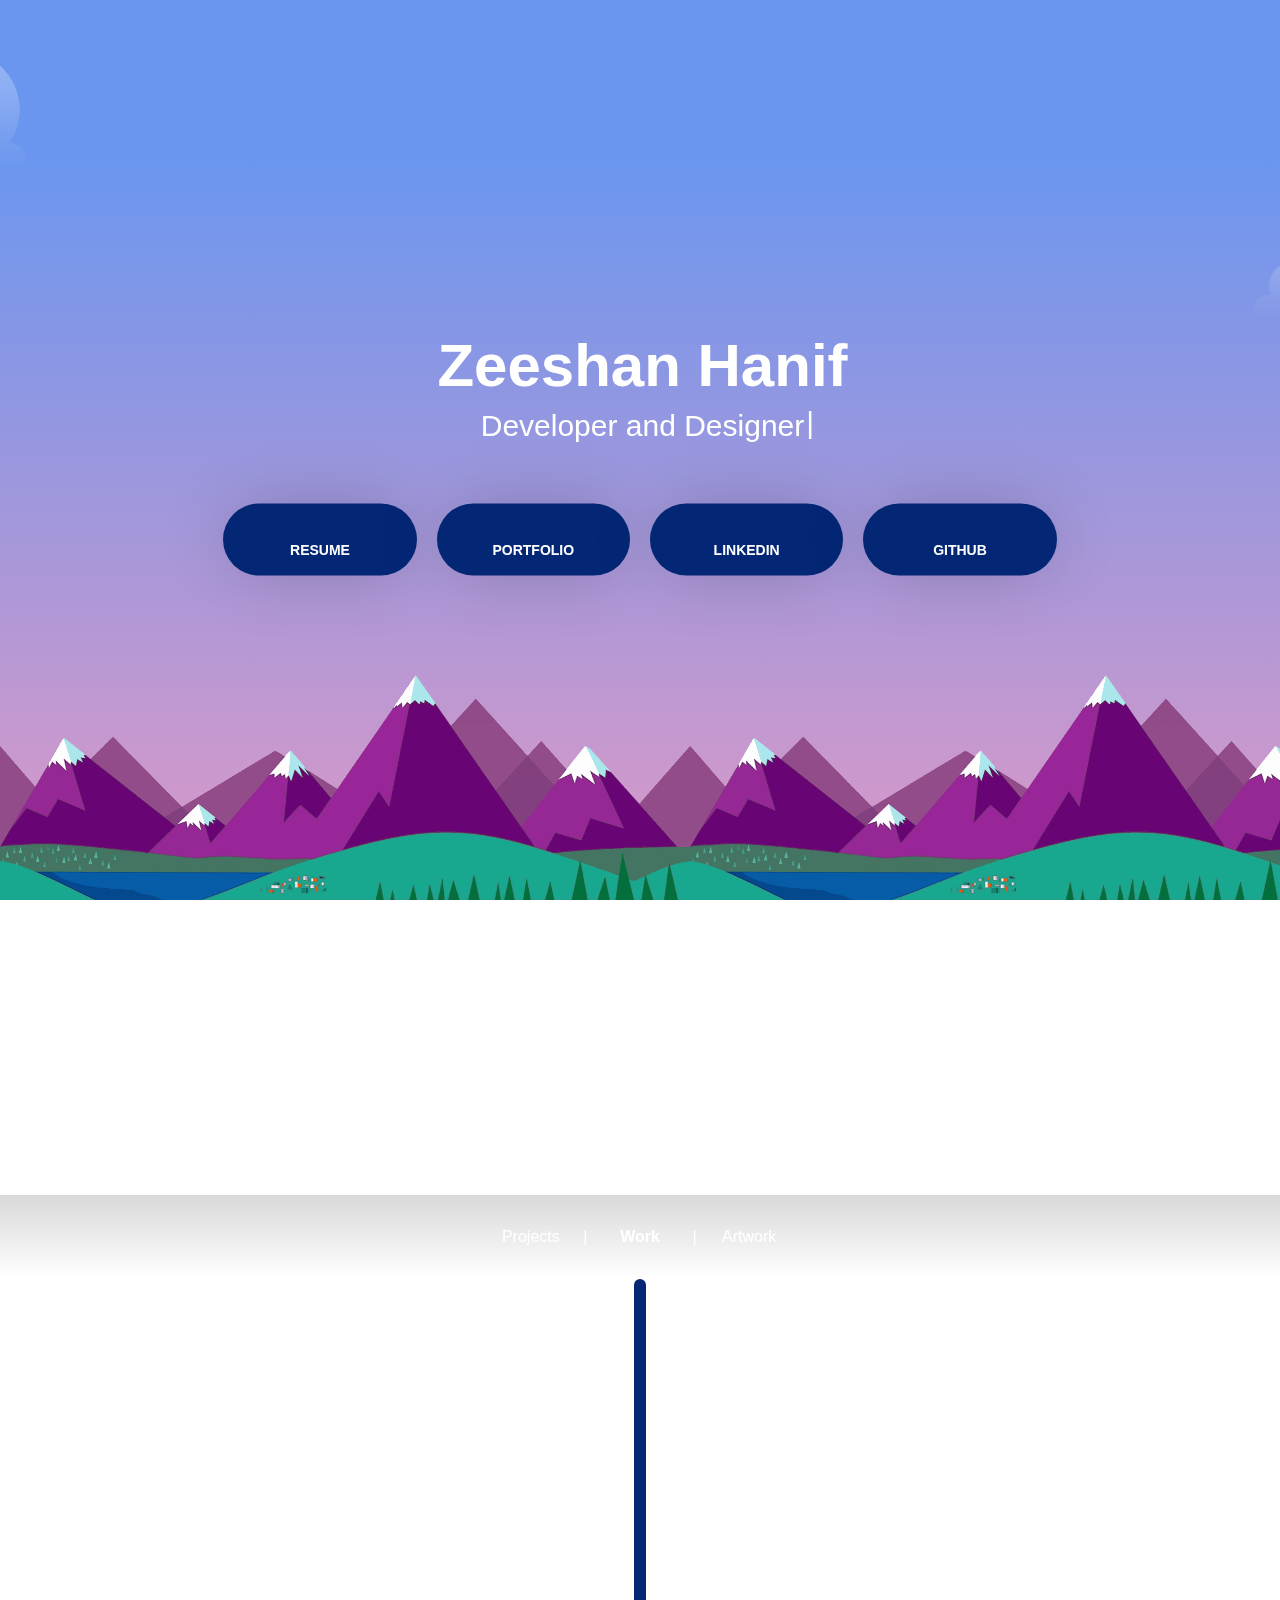
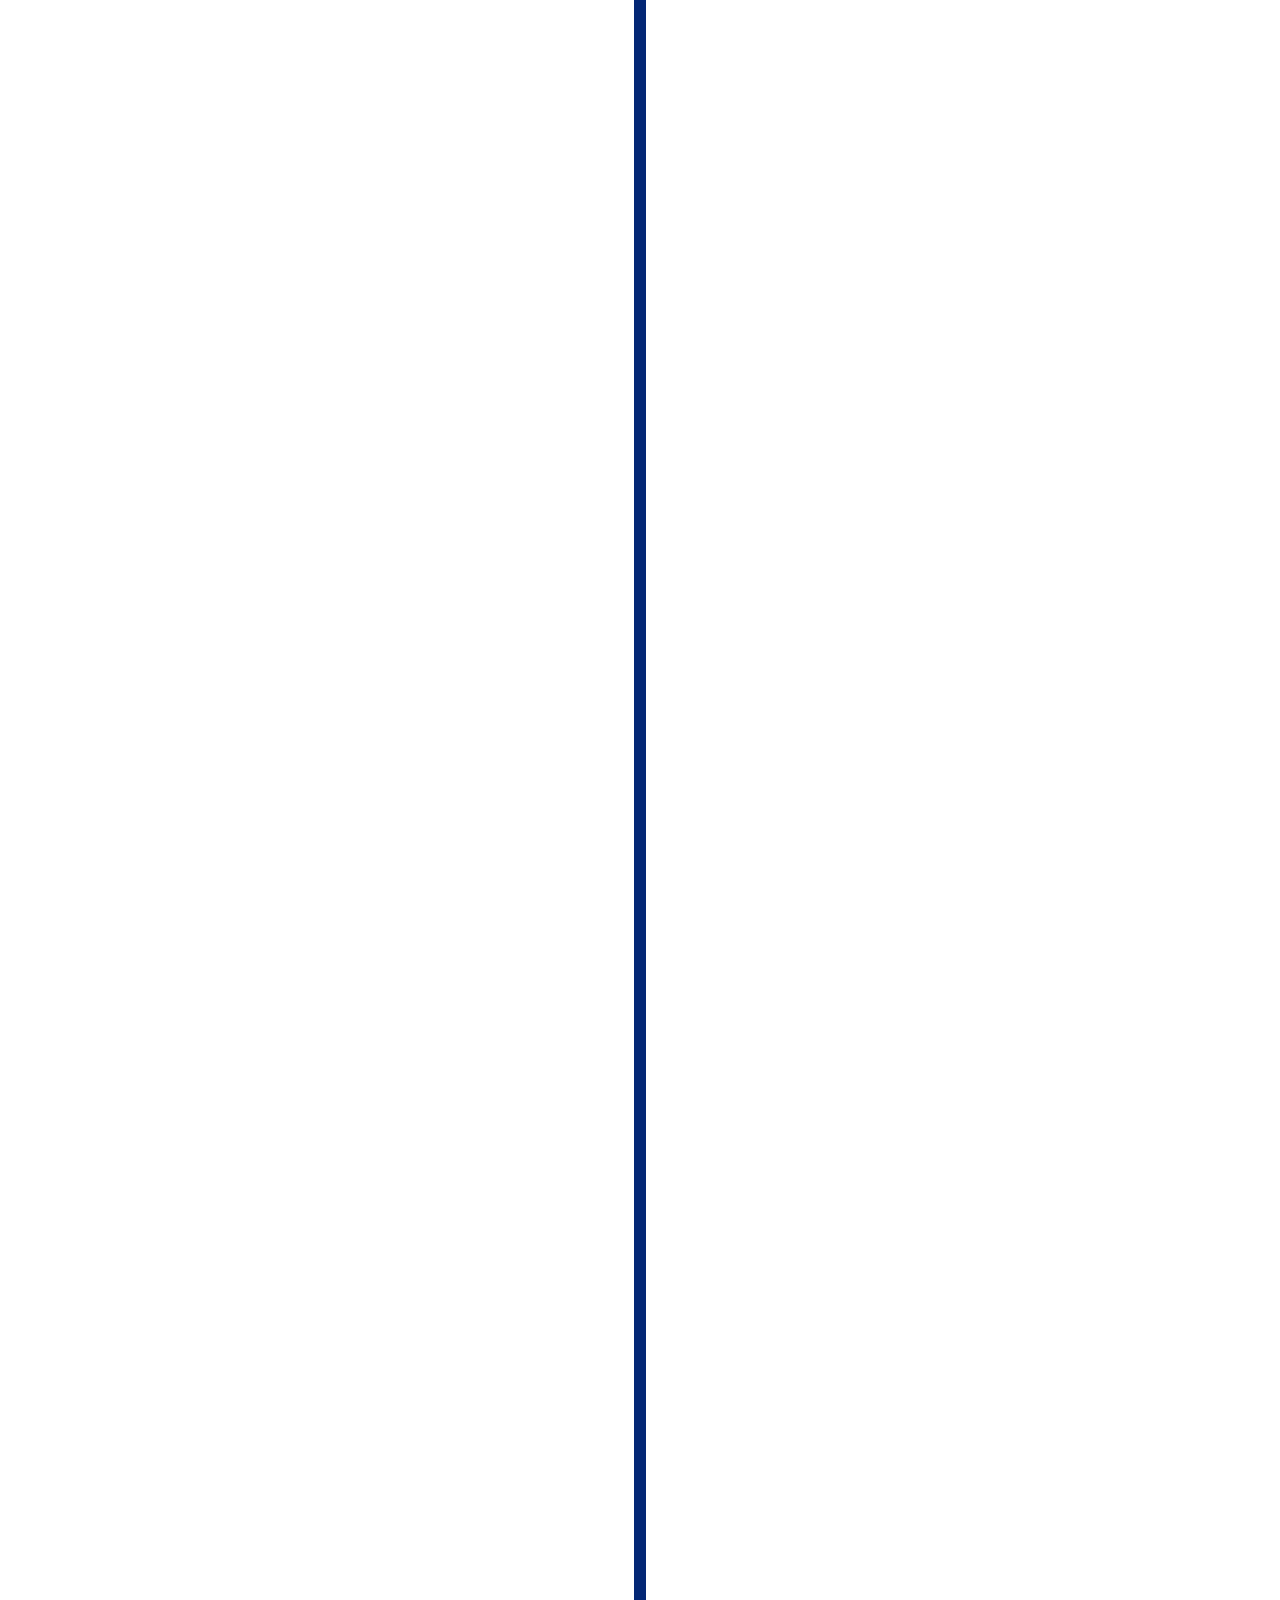
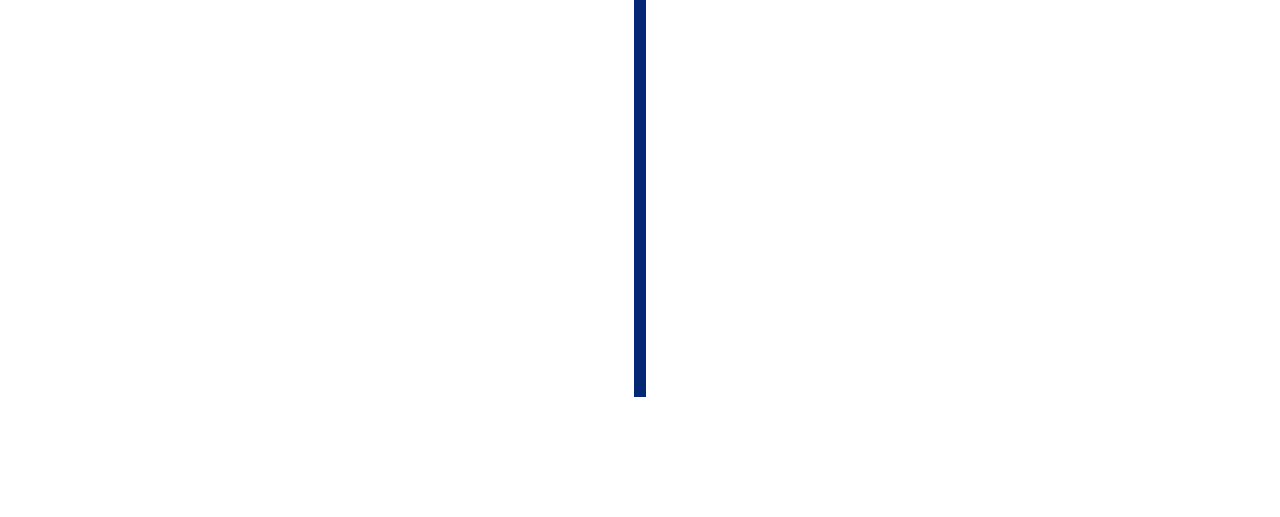
<file: index.html>
<title>Zeeshan Hanif</title>

<head>

  <meta name = "viewport" content = "width=device-width, initial-scale=1">

  <!-- FavIcon for all devices -->
  <link rel = "apple-touch-icon" sizes = "57x57" href = "favicons/apple-icon-57x57.png">
  <link rel = "apple-touch-icon" sizes = "60x60" href = "favicons/apple-icon-60x60.png">
  <link rel = "apple-touch-icon" sizes = "72x72" href = "favicons/apple-icon-72x72.png">
  <link rel = "apple-touch-icon" sizes = "76x76" href = "favicons/apple-icon-76x76.png">
  <link rel = "apple-touch-icon" sizes = "114x114" href = "favicons/apple-icon-114x114.png">
  <link rel = "apple-touch-icon" sizes = "120x120" href = "favicons/apple-icon-120x120.png">
  <link rel = "apple-touch-icon" sizes = "144x144" href = "favicons/apple-icon-144x144.png">
  <link rel = "apple-touch-icon" sizes = "152x152" href = "favicons/apple-icon-152x152.png">
  <link rel = "apple-touch-icon" sizes = "180x180" href = "favicons/apple-icon-180x180.png">
  <link rel = "icon" type = "image/png" sizes = "192x192"  href = "favicons/android-icon-192x192.png">
  <link rel = "icon" type = "image/png" sizes = "32x32" href = "favicons/favicon-32x32.png">
  <link rel = "icon" type = "image/png" sizes = "96x96" href = "favicons/favicon-96x96.png">
  <link rel = "icon" type = "image/png" sizes = "16x16" href = "favicons/favicon-16x16.png">
  <link rel = "manifest" href = "favicons/manifest.json">
  <meta name = "msapplication-TileColor" content = "#ffffff">
  <meta name = "msapplication-TileImage" content = "/ms-icon-144x144.png">
  <meta name = "theme-color" content = "#ffffff">

  <!-- BOOTSTRAP -->
  <link rel = "stylesheet" type = "text/css" href = "includes/bootstrap/css/bootstrap.min.css">

  <!-- CRITICAL CSS FOR MOBILE OPTIMIZATION -->

  <style>
    html, div.container {
      font-family: sans-serif;
    }

    body {
      margin: 0 0 0 0;
    }

    h1 {
      font-size: 60px;
      font-weight: 700;
      padding-left: 5px;
    }

    h2 {
      font-size: 30px;
      font-weight: 300 !important;
      padding-left: 5px;
    }

    .animated {
      -webkit-animation-duration: 1s;
      animation-duration: 1s;
      -webkit-animation-fill-mode: both;
      animation-fill-mode: both;
    }

    .blink {
      animation: blink 1.5s infinite;
    }

    .bounceInDown {
      -webkit-animation-name: bounceInDown;
      animation-name: bounceInDown;
    }

    .cd-timeline-img.cd-picture {
      background-color: #032775 !important;
    }

    #clouds {
      width: 100%;
      height: auto;
      margin-top: 0px;
      position: fixed;
      z-index: -1;
    }

    .cursor {
      display: inline-block;
      position: absolute;
      margin: -3.5px auto auto -3px !important;
    }

    .direction {
      text-align: left;
    }

    .fade {
      -webkit-animation-name: fade;
      animation-name: fade;
    }

    #intro {
      position: relative;
      height: 100vh;
      background: linear-gradient(0deg, #de99c6 0%, #6b96ef 82%);
      color: white;
      z-index: 2;
    }

    #intro-bottom {
      width: 100%;
      height: 25%;
      background-image: url(./images/intro-bottom.png);
      background-size: auto 100%;
      background-repeat: repeat-x;
      position: absolute;
      bottom: 0;
      z-index: -1;
    }

    .intro-link-container {
      padding: 12px 10px !important;
    }

    .intro-link {
      color: white;
      font-size: 14px;
      background: #032775;
      text-transform: uppercase;
      border-radius: 5em;
      width: 100%;
      font-weight: bold;
      padding: 15px 0;
      box-shadow: 0px 0px 70px -10px rgba(0,0,0,0.25);
      transition: .2s all;
    }

    .intro-title-typed {
      margin: auto 0 50px;
      display: inline-block;
    }

    .timeline-header {
      color: #032775;
      font-weight: normal;
      margin-bottom: 5px;
      font-size: 20px;
    }

    .zoomInUp {
      -webkit-animation-name: zoomInUp;
      animation-name: zoomInUp;
    }

    #bouncesDown {
      position: absolute;
      top: 50%;
      transform: translateY(-50%);
      width: 100%;
    }

    @media only screen and (max-width: 50em) {
      #clouds, .cursor {
        display: none;
      }
      .intro-title-typed {
        margin-bottom: 20px;
      }
    }

    @-webkit-keyframes blink {
      0% {
        opacity: 0.0;
      }
      49% {
        opacity: 0.0;
      }
      50% {
        opacity: 1.0;
      }
      100% {
        opacity: 1.0;
      }
    }

    @-webkit-keyframes bounceInDown {
      from, 60%, 75%, 90%, to {
        -webkit-animation-timing-function: cubic-bezier(0.215, 0.610, 0.355, 1.000);
        animation-timing-function: cubic-bezier(0.215, 0.610, 0.355, 1.000);
      }

      0% {
        opacity: 0;
        -webkit-transform: translate3d(0, -3000px, 0);
        transform: translate3d(0, -3000px, 0);
      }

      60% {
        opacity: 1;
        -webkit-transform: translate3d(0, 25px, 0);
        transform: translate3d(0, 25px, 0);
      }

      75% {
        -webkit-transform: translate3d(0, -10px, 0);
        transform: translate3d(0, -10px, 0);
      }

      90% {
        -webkit-transform: translate3d(0, 5px, 0);
        transform: translate3d(0, 5px, 0);
      }

      to {
        -webkit-transform: none;
        transform: none;
      }
    }

    @keyframes bounceInDown {
      from, 60%, 75%, 90%, to {
        -webkit-animation-timing-function: cubic-bezier(0.215, 0.610, 0.355, 1.000);
        animation-timing-function: cubic-bezier(0.215, 0.610, 0.355, 1.000);
      }

      0% {
        opacity: 0;
        -webkit-transform: translate3d(0, -3000px, 0);
        transform: translate3d(0, -3000px, 0);
      }

      60% {
        opacity: 1;
        -webkit-transform: translate3d(0, 25px, 0);
        transform: translate3d(0, 25px, 0);
      }

      75% {
        -webkit-transform: translate3d(0, -10px, 0);
        transform: translate3d(0, -10px, 0);
      }

      90% {
        -webkit-transform: translate3d(0, 5px, 0);
        transform: translate3d(0, 5px, 0);
      }

      to {
        -webkit-transform: none;
        transform: none;
      }
    }

    @-webkit-keyframes fade {
      from {
        opacity: 0;
      }

      to {
        opacity: 1;
      }
    }

    @keyframes fade {
      from {
        opacity: 0;
      }

      to {
        opacity: 1;
      }
    }

    @-webkit-keyframes zoomInUp {
      from {
        opacity: 0;
        -webkit-transform: scale3d(.1, .1, .1) translate3d(0, 1000px, 0);
        transform: scale3d(.1, .1, .1) translate3d(0, 1000px, 0);
        -webkit-animation-timing-function: cubic-bezier(0.550, 0.055, 0.675, 0.190);
        animation-timing-function: cubic-bezier(0.550, 0.055, 0.675, 0.190);
      }

      60% {
        opacity: 1;
        -webkit-transform: scale3d(.475, .475, .475) translate3d(0, -60px, 0);
        transform: scale3d(.475, .475, .475) translate3d(0, -60px, 0);
        -webkit-animation-timing-function: cubic-bezier(0.175, 0.885, 0.320, 1);
        animation-timing-function: cubic-bezier(0.175, 0.885, 0.320, 1);
      }
    }

    @keyframes zoomInUp {
      from {
        opacity: 0;
        -webkit-transform: scale3d(.1, .1, .1) translate3d(0, 1000px, 0);
        transform: scale3d(.1, .1, .1) translate3d(0, 1000px, 0);
        -webkit-animation-timing-function: cubic-bezier(0.550, 0.055, 0.675, 0.190);
        animation-timing-function: cubic-bezier(0.550, 0.055, 0.675, 0.190);
      }

      60% {
        opacity: 1;
        -webkit-transform: scale3d(.475, .475, .475) translate3d(0, -60px, 0);
        transform: scale3d(.475, .475, .475) translate3d(0, -60px, 0);
        -webkit-animation-timing-function: cubic-bezier(0.175, 0.885, 0.320, 1);
        animation-timing-function: cubic-bezier(0.175, 0.885, 0.320, 1);
      }
    }
  </style>

</head>


<!-- HERE COME'TH THE BEAST -->
<body>
  <div class = "container" style = "padding: 0; width: 100%;">

  <!-- INTRODUCTION -->

  <div id = "intro" class = "text-center">

    <div id = "clouds"></div>

    <div id = "bouncesDown">
      <div class = "animated bounceInDown">

        <div id = "intro-name" class = "col-xs-12">
          <h1>Zeeshan Hanif</h1>
        </div>

        <div class = "col-xs-12" style = "z-index: 2;">
          <h2 class = "intro-title-typed">Developer and Designer</h2>
          <h2 class = "intro-title-typed blink cursor">|</h2>
        </div>

        <a href = "./resume.pdf">
          <div class = "col-xs-5 col-xs-offset-1 col-md-2 col-md-offset-2 text-center intro-link-container">
            <div class = "intro-link">
              <i class = "fas fa-file-alt"></i><br>Resume
            </div>
          </div>
        </a>

        <a href = "#timeline">
          <div class = "col-xs-5 col-xs-offset-0 col-md-2 col-md-offset-0 text-center intro-link-container">
            <div class = "intro-link">
              <i class = "fas fa-sitemap"></i><br>Portfolio
            </div>
          </div>
        </a>

        <a href = "https://www.linkedin.com/in/westaboo">
          <div class = "col-xs-5 col-xs-offset-1 col-md-2 col-md-offset-0 text-center intro-link-container">
            <div class = "intro-link">
              <i class="fab fa-linkedin-in"></i><br>LinkedIn
            </div>
          </div>
        </a>

        <a href = "https://github.com/westaboo">
          <div class = "col-xs-5 col-xs-offset-0 col-md-2 col-md-offset-0 text-center intro-link-container">
            <div class = "intro-link">
              <i class = "fab fa-github"></i><br>GitHub
            </div>
          </div>
        </a>

      </div>

    </div>

    <div id = "intro-bottom"></div>
  </div>

  <!-- STATEMENT -->

  <div class = "statement-container animated fade col-xs-10 col-xs-offset-1 col-md-6 col-md-offset-3">
    <div class = "statement p-text">
      I am an experienced software developer and hobbyist graphic designer with
      three years of professional experience and over six years of personal experience.
    </div>
  </div>

  <div class = "statement-link-container row animated fade">
    <div class = "p-text statement-footer-text col-xs-12" style = "margin-bottom: 20px;">
      I build, test, deploy, and maintain
    </div><br>
    <div class = "statement-link statement-blue col-xs-8 col-xs-offset-2 col-md-2 col-md-offset-3" onclick = "showTimeline('projects'); window.location = '#timeline';">Responsive Apps</div>
    <div class = "p-text statement-footer-text col-xs-12 col-md-2" style = "padding: 17px 0;">&mdash;&nbsp;&nbsp;&nbsp;using&nbsp;&nbsp;&nbsp;&mdash;</div>
    <div class = "statement-link statement-purple col-xs-8 col-xs-offset-2 col-md-2 col-md-offset-0" onclick = "showTimeline('artwork'); window.location = '#timeline';">Minimal Design</div>
  </div>

  <!-- TIMELINE -->

  <div id = "timeline">
    <ul id = "timeline-links" class = "timeline-navbar text-center"></ul>
    <div id = "cd-timeline"></div>
  </div>

  <!-- FOOTER -->

  <section id = "end">

    <div id = "contact-info" class = "text-center animated fade">
      <div class = "p-text">
        Like what I do?<br>
        <a href = "https://www.linkedin.com/in/westaboo/">
          <i class = "fab fa-linkedin-in"></i>
          Let's connect!
        </a>
      </div>
    </div>

  </section>

  </div>
</body>

<!-- Ah, now that's aesthetic -->
<link rel="stylesheet" type = "text/css" href="./includes/vertical-timeline/css/style.css">
<link rel="stylesheet" type = "text/css" href="./main.css">
<link rel="stylesheet" href = "https://use.fontawesome.com/releases/v5.2.0/css/all.css" integrity="sha384-hWVjflwFxL6sNzntih27bfxkr27PmbbK/iSvJ+a4+0owXq79v+lsFkW54bOGbiDQ" crossorigin="anonymous">

<script src = "./scripts/timeline_work.json" charset = "UTF-8"></script>
<script src = "./scripts/timeline_projects.json" charset = "UTF-8"></script>
<script src = "./scripts/timeline_art.json" charset = "UTF-8"></script>
<script src = "./scripts/timeline.js" charset = "UTF-8"></script>

<script src = "./scripts/clouds.js"></script>
</file>
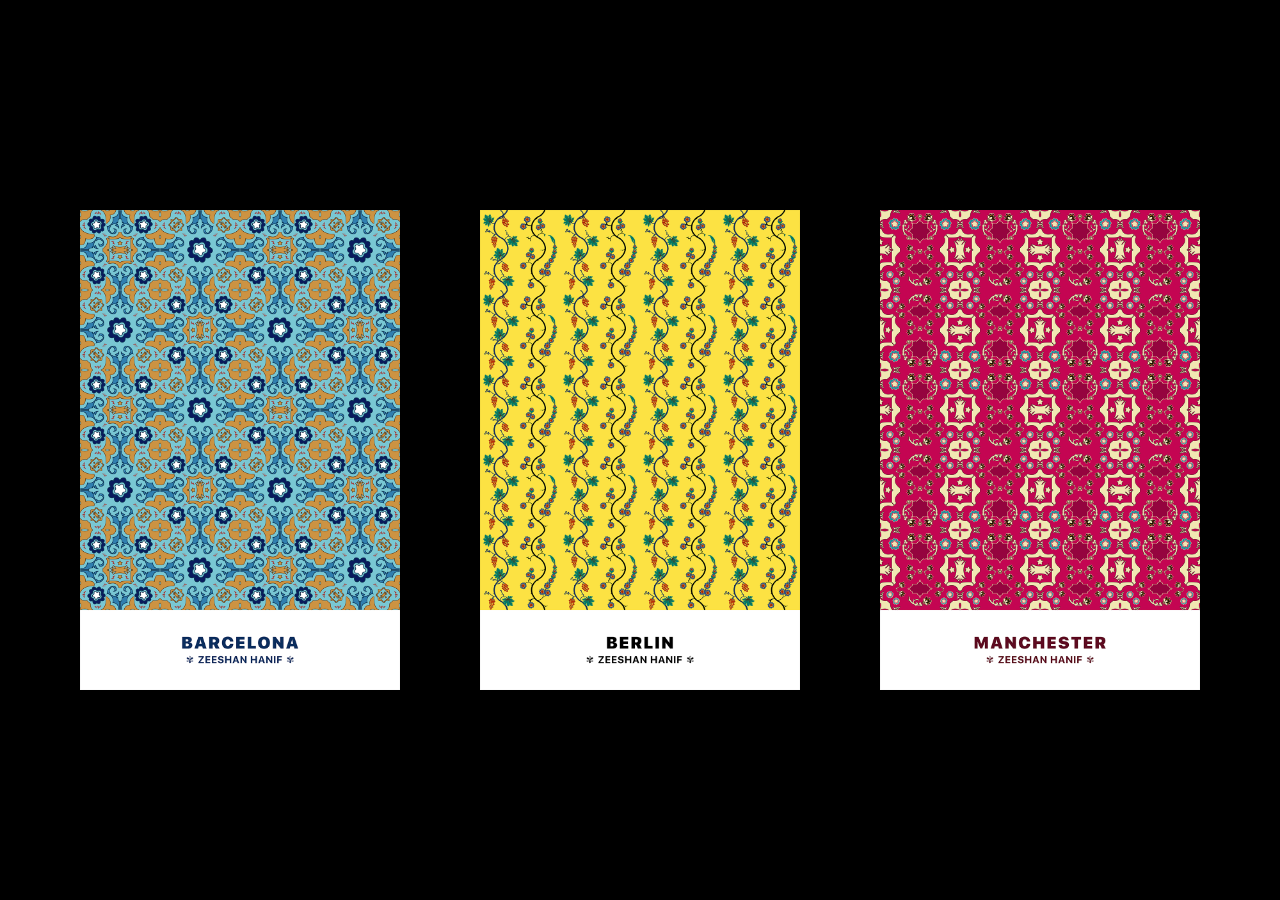
<file: gallery/europe/index.html>
<html>

<head>
  <title>Europe Collection</title>
</head>

<style>

body {
  background: black;
  text-align: center;
  margin: 0;
}

p {
  color: white;
  font-family: sans-serif;
}

img {
  max-width: 100%;
  max-height: 100%;
  position: absolute;
  top: 50%;
  left: 50%;
  transform: translate(-50%, -50%);
}

</style>

<body style = "background: black;">
  <img src = "europe.png" draggable="false" />
</body>

</html>
</file>
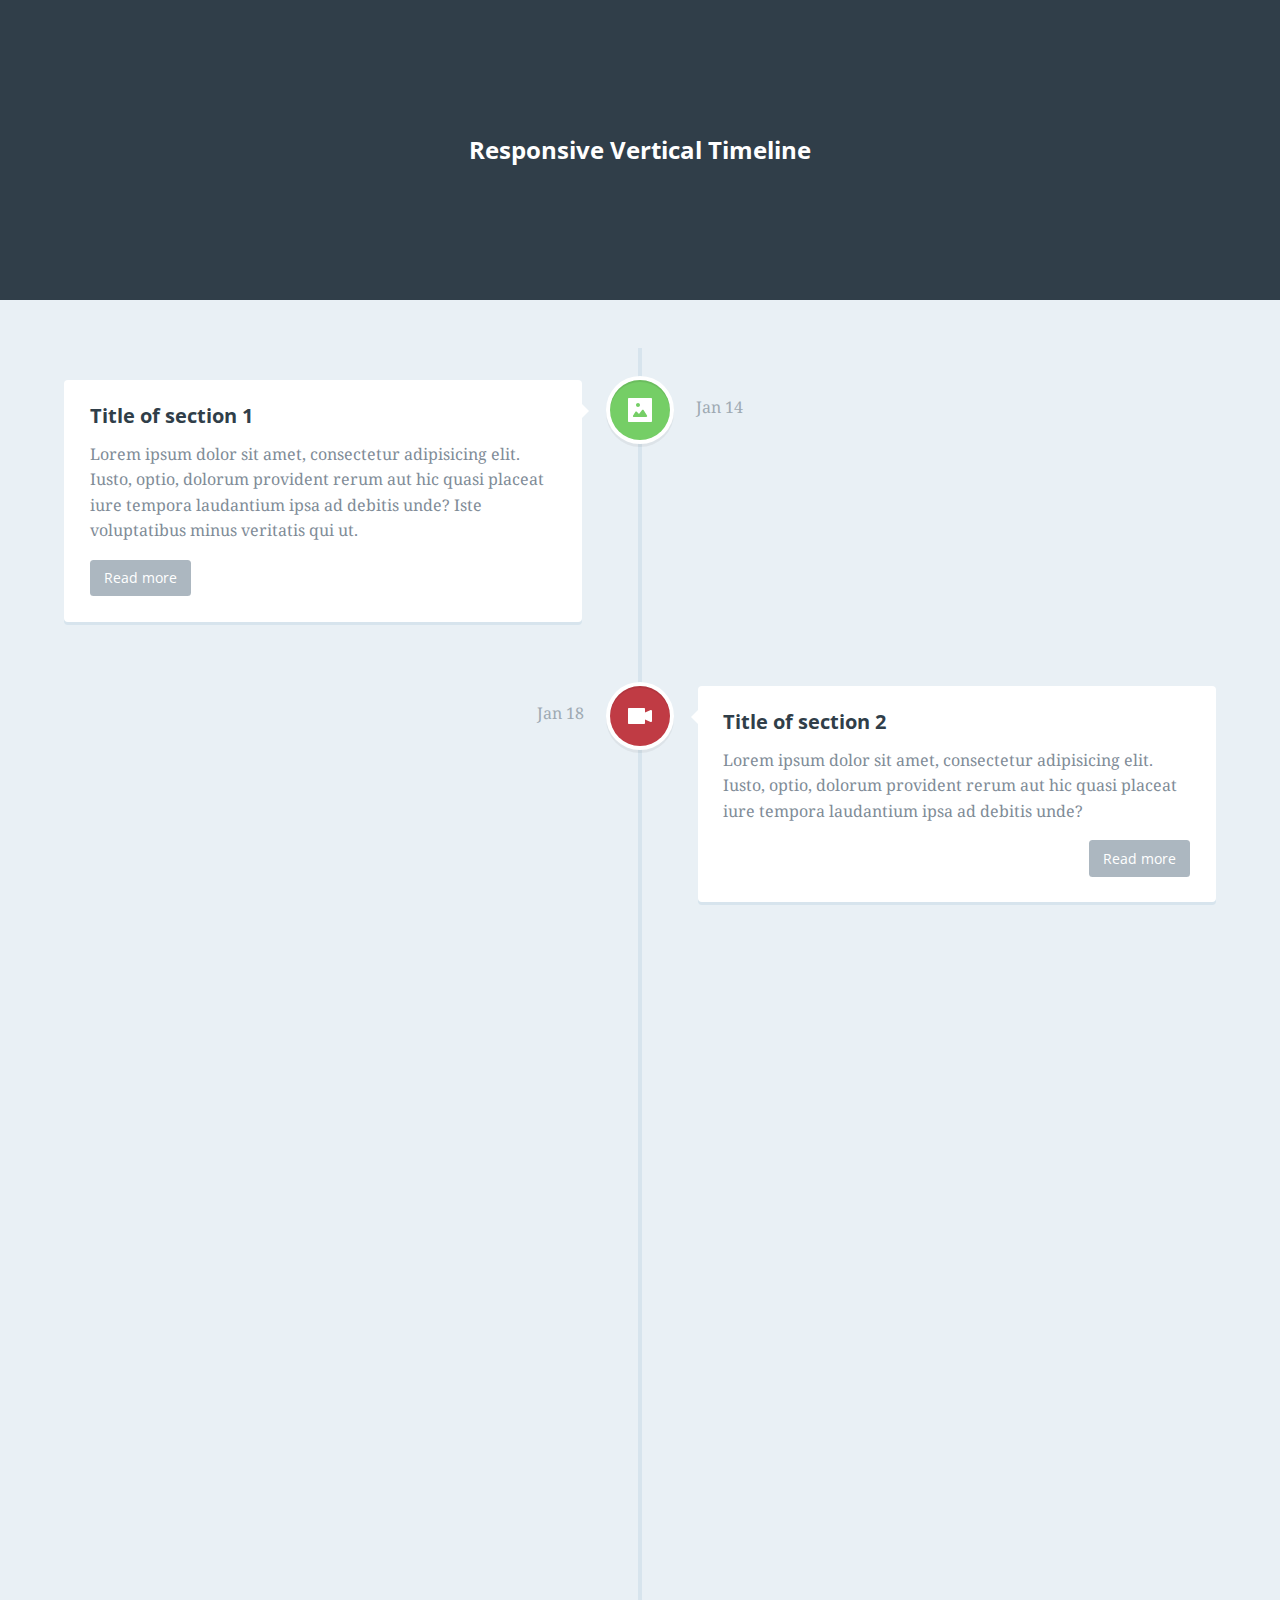
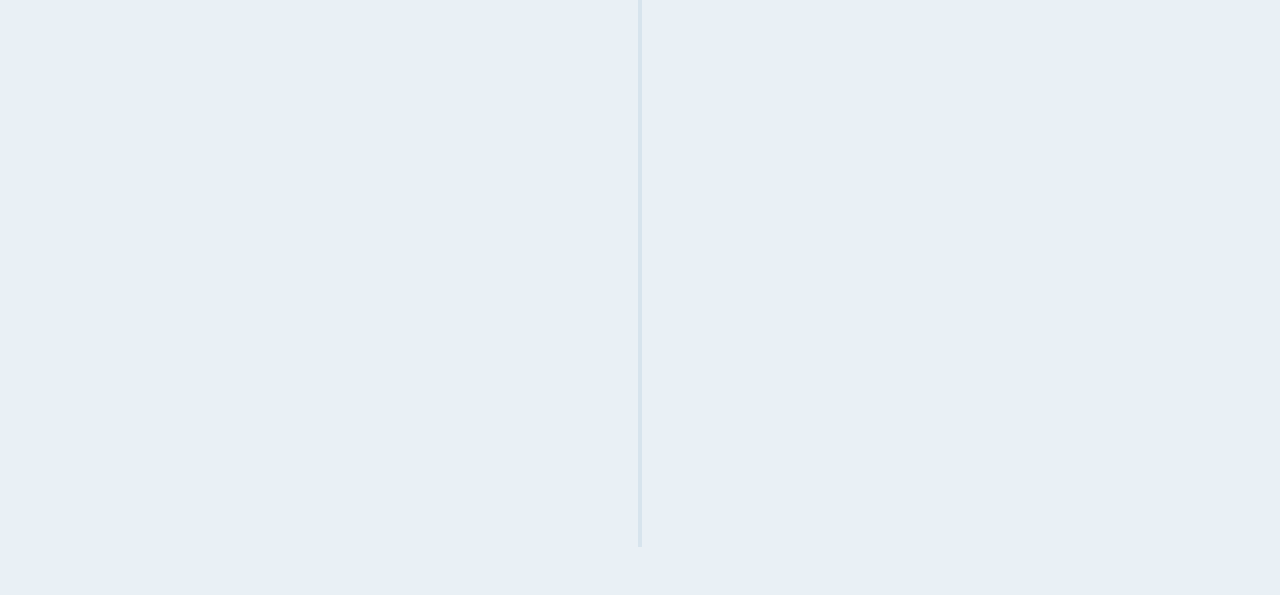
<file: includes/vertical-timeline/index.html>
<!doctype html>
<html lang="en" class="no-js">
<head>
	<meta charset="UTF-8">
	<meta name="viewport" content="width=device-width, initial-scale=1">

	<link href='http://fonts.googleapis.com/css?family=Droid+Serif|Open+Sans:400,700' rel='stylesheet' type='text/css'>

	<link rel="stylesheet" href="css/reset.css"> <!-- CSS reset -->
	<link rel="stylesheet" href="css/style.css"> <!-- Resource style -->
	<script src="js/modernizr.js"></script> <!-- Modernizr -->
  	
	<title>Responsive Vertical Timeline</title>
</head>
<body>
	<header>
		<h1>Responsive Vertical Timeline</h1>
	</header>

	<section id="cd-timeline" class="cd-container">
		<div class="cd-timeline-block">
			<div class="cd-timeline-img cd-picture">
				<img src="img/cd-icon-picture.svg" alt="Picture">
			</div> <!-- cd-timeline-img -->

			<div class="cd-timeline-content">
				<h2>Title of section 1</h2>
				<p>Lorem ipsum dolor sit amet, consectetur adipisicing elit. Iusto, optio, dolorum provident rerum aut hic quasi placeat iure tempora laudantium ipsa ad debitis unde? Iste voluptatibus minus veritatis qui ut.</p>
				<a href="#0" class="cd-read-more">Read more</a>
				<span class="cd-date">Jan 14</span>
			</div> <!-- cd-timeline-content -->
		</div> <!-- cd-timeline-block -->

		<div class="cd-timeline-block">
			<div class="cd-timeline-img cd-movie">
				<img src="img/cd-icon-movie.svg" alt="Movie">
			</div> <!-- cd-timeline-img -->

			<div class="cd-timeline-content">
				<h2>Title of section 2</h2>
				<p>Lorem ipsum dolor sit amet, consectetur adipisicing elit. Iusto, optio, dolorum provident rerum aut hic quasi placeat iure tempora laudantium ipsa ad debitis unde?</p>
				<a href="#0" class="cd-read-more">Read more</a>
				<span class="cd-date">Jan 18</span>
			</div> <!-- cd-timeline-content -->
		</div> <!-- cd-timeline-block -->

		<div class="cd-timeline-block">
			<div class="cd-timeline-img cd-picture">
				<img src="img/cd-icon-picture.svg" alt="Picture">
			</div> <!-- cd-timeline-img -->

			<div class="cd-timeline-content">
				<h2>Title of section 3</h2>
				<p>Lorem ipsum dolor sit amet, consectetur adipisicing elit. Excepturi, obcaecati, quisquam id molestias eaque asperiores voluptatibus cupiditate error assumenda delectus odit similique earum voluptatem doloremque dolorem ipsam quae rerum quis. Odit, itaque, deserunt corporis vero ipsum nisi eius odio natus ullam provident pariatur temporibus quia eos repellat consequuntur perferendis enim amet quae quasi repudiandae sed quod veniam dolore possimus rem voluptatum eveniet eligendi quis fugiat aliquam sunt similique aut adipisci.</p>
				<a href="#0" class="cd-read-more">Read more</a>
				<span class="cd-date">Jan 24</span>
			</div> <!-- cd-timeline-content -->
		</div> <!-- cd-timeline-block -->

		<div class="cd-timeline-block">
			<div class="cd-timeline-img cd-location">
				<img src="img/cd-icon-location.svg" alt="Location">
			</div> <!-- cd-timeline-img -->

			<div class="cd-timeline-content">
				<h2>Title of section 4</h2>
				<p>Lorem ipsum dolor sit amet, consectetur adipisicing elit. Iusto, optio, dolorum provident rerum aut hic quasi placeat iure tempora laudantium ipsa ad debitis unde? Iste voluptatibus minus veritatis qui ut.</p>
				<a href="#0" class="cd-read-more">Read more</a>
				<span class="cd-date">Feb 14</span>
			</div> <!-- cd-timeline-content -->
		</div> <!-- cd-timeline-block -->

		<div class="cd-timeline-block">
			<div class="cd-timeline-img cd-location">
				<img src="img/cd-icon-location.svg" alt="Location">
			</div> <!-- cd-timeline-img -->

			<div class="cd-timeline-content">
				<h2>Title of section 5</h2>
				<p>Lorem ipsum dolor sit amet, consectetur adipisicing elit. Iusto, optio, dolorum provident rerum.</p>
				<a href="#0" class="cd-read-more">Read more</a>
				<span class="cd-date">Feb 18</span>
			</div> <!-- cd-timeline-content -->
		</div> <!-- cd-timeline-block -->

		<div class="cd-timeline-block">
			<div class="cd-timeline-img cd-movie">
				<img src="img/cd-icon-movie.svg" alt="Movie">
			</div> <!-- cd-timeline-img -->

			<div class="cd-timeline-content">
				<h2>Final Section</h2>
				<p>This is the content of the last section</p>
				<span class="cd-date">Feb 26</span>
			</div> <!-- cd-timeline-content -->
		</div> <!-- cd-timeline-block -->
	</section> <!-- cd-timeline -->
<script src="http://ajax.googleapis.com/ajax/libs/jquery/1.11.0/jquery.min.js"></script>
<script src="js/main.js"></script> <!-- Resource jQuery -->
</body>
</html>
</file>
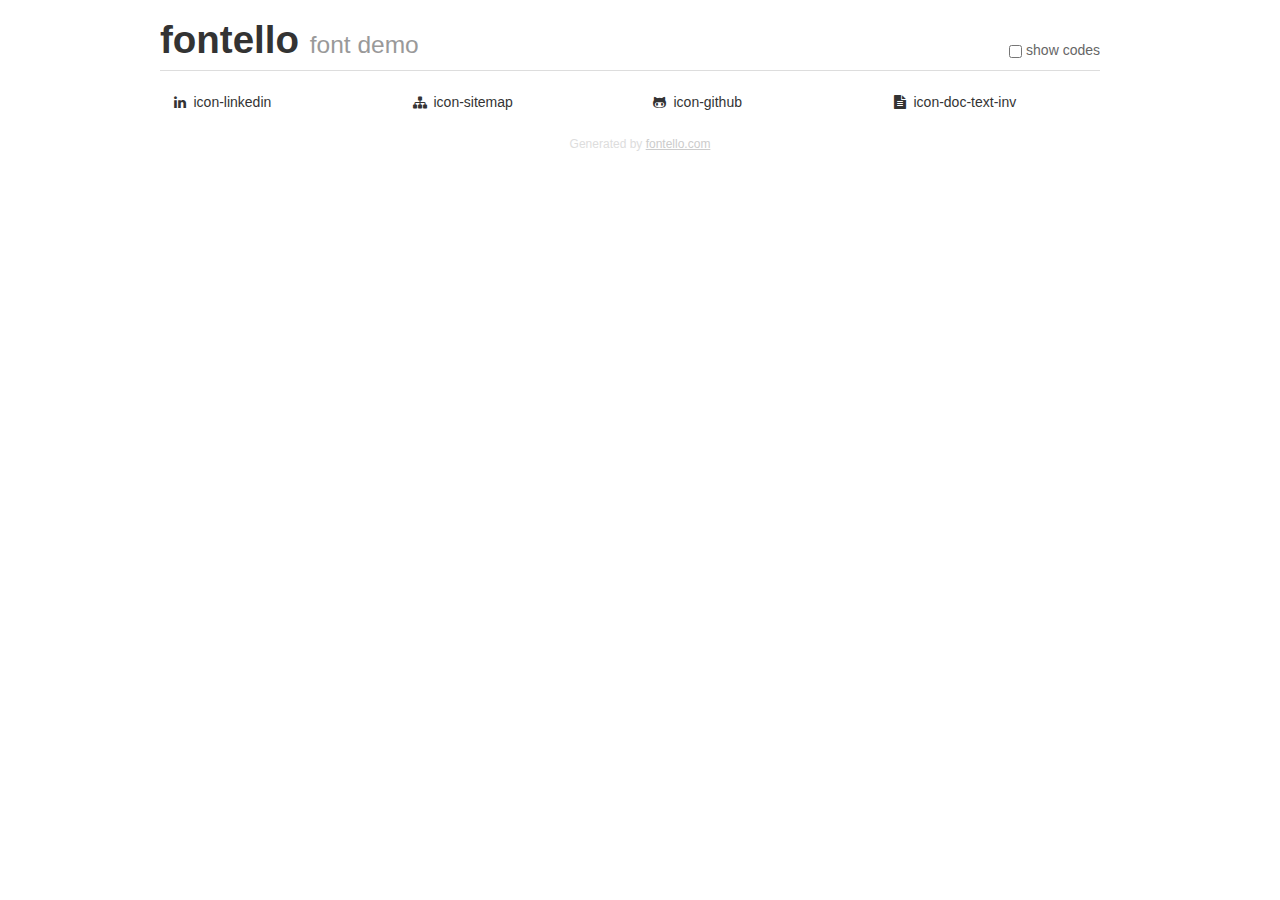
<file: includes/fontello/demo.html>
<!DOCTYPE html>
<html>
  <head><!--[if lt IE 9]><script language="javascript" type="text/javascript" src="//html5shim.googlecode.com/svn/trunk/html5.js"></script><![endif]-->
    <meta charset="UTF-8"><style>/*
 * Bootstrap v2.2.1
 *
 * Copyright 2012 Twitter, Inc
 * Licensed under the Apache License v2.0
 * http://www.apache.org/licenses/LICENSE-2.0
 *
 * Designed and built with all the love in the world @twitter by @mdo and @fat.
 */
.clearfix {
  *zoom: 1;
}
.clearfix:before,
.clearfix:after {
  display: table;
  content: "";
  line-height: 0;
}
.clearfix:after {
  clear: both;
}
html {
  font-size: 100%;
  -webkit-text-size-adjust: 100%;
  -ms-text-size-adjust: 100%;
}
a:focus {
  outline: thin dotted #333;
  outline: 5px auto -webkit-focus-ring-color;
  outline-offset: -2px;
}
a:hover,
a:active {
  outline: 0;
}
button,
input,
select,
textarea {
  margin: 0;
  font-size: 100%;
  vertical-align: middle;
}
button,
input {
  *overflow: visible;
  line-height: normal;
}
button::-moz-focus-inner,
input::-moz-focus-inner {
  padding: 0;
  border: 0;
}
body {
  margin: 0;
  font-family: "Helvetica Neue", Helvetica, Arial, sans-serif;
  font-size: 14px;
  line-height: 20px;
  color: #333;
  background-color: #fff;
}
a {
  color: #08c;
  text-decoration: none;
}
a:hover {
  color: #005580;
  text-decoration: underline;
}
.row {
  margin-left: -20px;
  *zoom: 1;
}
.row:before,
.row:after {
  display: table;
  content: "";
  line-height: 0;
}
.row:after {
  clear: both;
}
[class*="span"] {
  float: left;
  min-height: 1px;
  margin-left: 20px;
}
.container,
.navbar-static-top .container,
.navbar-fixed-top .container,
.navbar-fixed-bottom .container {
  width: 940px;
}
.span12 {
  width: 940px;
}
.span11 {
  width: 860px;
}
.span10 {
  width: 780px;
}
.span9 {
  width: 700px;
}
.span8 {
  width: 620px;
}
.span7 {
  width: 540px;
}
.span6 {
  width: 460px;
}
.span5 {
  width: 380px;
}
.span4 {
  width: 300px;
}
.span3 {
  width: 220px;
}
.span2 {
  width: 140px;
}
.span1 {
  width: 60px;
}
[class*="span"].pull-right,
.row-fluid [class*="span"].pull-right {
  float: right;
}
.container {
  margin-right: auto;
  margin-left: auto;
  *zoom: 1;
}
.container:before,
.container:after {
  display: table;
  content: "";
  line-height: 0;
}
.container:after {
  clear: both;
}
p {
  margin: 0 0 10px;
}
.lead {
  margin-bottom: 20px;
  font-size: 21px;
  font-weight: 200;
  line-height: 30px;
}
small {
  font-size: 85%;
}
h1 {
  margin: 10px 0;
  font-family: inherit;
  font-weight: bold;
  line-height: 20px;
  color: inherit;
  text-rendering: optimizelegibility;
}
h1 small {
  font-weight: normal;
  line-height: 1;
  color: #999;
}
h1 {
  line-height: 40px;
}
h1 {
  font-size: 38.5px;
}
h1 small {
  font-size: 24.5px;
}
body {
  margin-top: 90px;
}
.header {
  position: fixed;
  top: 0;
  left: 50%;
  margin-left: -480px;
  background-color: #fff;
  border-bottom: 1px solid #ddd;
  padding-top: 10px;
  z-index: 10;
}
.footer {
  color: #ddd;
  font-size: 12px;
  text-align: center;
  margin-top: 20px;
}
.footer a {
  color: #ccc;
  text-decoration: underline;
}
.the-icons {
  font-size: 14px;
  line-height: 24px;
}
.switch {
  position: absolute;
  right: 0;
  bottom: 10px;
  color: #666;
}
.switch input {
  margin-right: 0.3em;
}
.codesOn .i-name {
  display: none;
}
.codesOn .i-code {
  display: inline;
}
.i-code {
  display: none;
}
@font-face {
      font-family: 'fontello';
      src: url('./font/fontello.eot?28483916');
      src: url('./font/fontello.eot?28483916#iefix') format('embedded-opentype'),
           url('./font/fontello.woff?28483916') format('woff'),
           url('./font/fontello.ttf?28483916') format('truetype'),
           url('./font/fontello.svg?28483916#fontello') format('svg');
      font-weight: normal;
      font-style: normal;
    }
     
     
    .demo-icon
    {
      font-family: "fontello";
      font-style: normal;
      font-weight: normal;
      speak: none;
     
      display: inline-block;
      text-decoration: inherit;
      width: 1em;
      margin-right: .2em;
      text-align: center;
      /* opacity: .8; */
     
      /* For safety - reset parent styles, that can break glyph codes*/
      font-variant: normal;
      text-transform: none;
     
      /* fix buttons height, for twitter bootstrap */
      line-height: 1em;
     
      /* Animation center compensation - margins should be symmetric */
      /* remove if not needed */
      margin-left: .2em;
     
      /* You can be more comfortable with increased icons size */
      /* font-size: 120%; */
     
      /* Font smoothing. That was taken from TWBS */
      -webkit-font-smoothing: antialiased;
      -moz-osx-font-smoothing: grayscale;
     
      /* Uncomment for 3D effect */
      /* text-shadow: 1px 1px 1px rgba(127, 127, 127, 0.3); */
    }
     </style>
    <link rel="stylesheet" href="css/animation.css"><!--[if IE 7]><link rel="stylesheet" href="css/fontello-ie7.css"><![endif]-->
    <script>
      function toggleCodes(on) {
        var obj = document.getElementById('icons');
      
        if (on) {
          obj.className += ' codesOn';
        } else {
          obj.className = obj.className.replace(' codesOn', '');
        }
      }
      
    </script>
  </head>
  <body>
    <div class="container header">
      <h1>
        fontello
         <small>font demo</small>
      </h1>
      <label class="switch">
        <input type="checkbox" onclick="toggleCodes(this.checked)">show codes
      </label>
    </div>
    <div id="icons" class="container">
      <div class="row">
        <div title="Code: 0xf0e1" class="the-icons span3"><i class="demo-icon icon-linkedin">&#xf0e1;</i> <span class="i-name">icon-linkedin</span><span class="i-code">0xf0e1</span></div>
        <div title="Code: 0xf0e8" class="the-icons span3"><i class="demo-icon icon-sitemap">&#xf0e8;</i> <span class="i-name">icon-sitemap</span><span class="i-code">0xf0e8</span></div>
        <div title="Code: 0xf113" class="the-icons span3"><i class="demo-icon icon-github">&#xf113;</i> <span class="i-name">icon-github</span><span class="i-code">0xf113</span></div>
        <div title="Code: 0xf15c" class="the-icons span3"><i class="demo-icon icon-doc-text-inv">&#xf15c;</i> <span class="i-name">icon-doc-text-inv</span><span class="i-code">0xf15c</span></div>
      </div>
    </div>
    <div class="container footer">Generated by <a href="http://fontello.com">fontello.com</a></div>
  </body>
</html>
</file>
<file: includes/vertical-timeline/css/style.css>
/* --------------------------------

Primary style

-------------------------------- */
html * {
  -webkit-font-smoothing: antialiased;
  -moz-osx-font-smoothing: grayscale;
}

*, *:after, *:before {
  -webkit-box-sizing: border-box;
  -moz-box-sizing: border-box;
  box-sizing: border-box;
}

body {
  font-size: 100%;
  font-family: "Droid Serif", serif;
  color: #7f8c97;
  background-color: #e9f0f5;
}

a {
  color: #acb7c0;
  text-decoration: none;
  font-family: "Open Sans", sans-serif;
}

img {
  max-width: 100%;
}

h1, h2 {
  font-family: "Open Sans", sans-serif;
  font-weight: bold;
}

/* --------------------------------

Modules - reusable parts of our design

-------------------------------- */
.cd-container {
  /* this class is used to give a max-width to the element it is applied to, and center it horizontally when it reaches that max-width */
  width: 90%;
  max-width: 1170px;
  margin: 0 auto;
}
.cd-container::after {
  /* clearfix */
  content: '';
  display: table;
  clear: both;
}

/* --------------------------------

Main components

-------------------------------- */
header {
  height: 200px;
  line-height: 200px;
  text-align: center;
  background: #303e49;
}
header h1 {
  color: white;
  font-size: 18px;
  font-size: 1.125rem;
}
@media only screen and (min-width: 1170px) {
  header {
    height: 300px;
    line-height: 300px;
  }
  header h1 {
    font-size: 24px;
    font-size: 1.5rem;
  }
}

#cd-timeline {
  position: relative;
  padding: 2em 0;
  margin-top: 2em;
  margin-bottom: 2em;
}
#cd-timeline::before {
  /* this is the vertical line */
  content: '';
  position: absolute;
  top: 0;
  left: 18px;
  height: 100%;
  width: 4px;
  background: #d7e4ed;
}
@media only screen and (min-width: 1170px) {
  #cd-timeline {
    margin-top: 3em;
    margin-bottom: 3em;
  }
  #cd-timeline::before {
    left: 50%;
    margin-left: -2px;
  }
}

.cd-timeline-block {
  position: relative;
  margin: 2em 0;
}
.cd-timeline-block:after {
  content: "";
  display: table;
  clear: both;
}
.cd-timeline-block:first-child {
  margin-top: 0;
}
.cd-timeline-block:last-child {
  margin-bottom: 0;
}
@media only screen and (min-width: 1170px) {
  .cd-timeline-block {
    margin: 4em 0;
  }
  .cd-timeline-block:first-child {
    margin-top: 0;
  }
  .cd-timeline-block:last-child {
    margin-bottom: 0;
  }
}

.cd-timeline-img {
  position: absolute;
  top: 0;
  left: 0;
  width: 40px;
  height: 40px;
  border-radius: 50%;
  box-shadow: 0 0 0 4px white, inset 0 2px 0 rgba(0, 0, 0, 0.08), 0 3px 0 4px rgba(0, 0, 0, 0.05);
}
.cd-timeline-img img {
  display: block;
  width: 24px;
  height: 24px;
  position: relative;
  left: 50%;
  top: 50%;
  margin-left: -12px;
  margin-top: -12px;
}
.cd-timeline-img.cd-picture {
  background: #75ce66;
}
.cd-timeline-img.cd-movie {
  background: #c03b44;
}
.cd-timeline-img.cd-location {
  background: #f0ca45;
}
@media only screen and (min-width: 1170px) {
  .cd-timeline-img {
    width: 60px;
    height: 60px;
    left: 50%;
    margin-left: -30px;
    /* Force Hardware Acceleration in WebKit */
    -webkit-transform: translateZ(0);
    -webkit-backface-visibility: hidden;
  }
  .cssanimations .cd-timeline-img.is-hidden {
    visibility: hidden;
  }
  .cssanimations .cd-timeline-img.bounce-in {
    visibility: visible;
    -webkit-animation: cd-bounce-1 0.6s;
    -moz-animation: cd-bounce-1 0.6s;
    animation: cd-bounce-1 0.6s;
  }
}

@-webkit-keyframes cd-bounce-1 {
  0% {
    opacity: 0;
    -webkit-transform: scale(0.5);
  }

  60% {
    opacity: 1;
    -webkit-transform: scale(1.2);
  }

  100% {
    -webkit-transform: scale(1);
  }
}
@-moz-keyframes cd-bounce-1 {
  0% {
    opacity: 0;
    -moz-transform: scale(0.5);
  }

  60% {
    opacity: 1;
    -moz-transform: scale(1.2);
  }

  100% {
    -moz-transform: scale(1);
  }
}
@keyframes cd-bounce-1 {
  0% {
    opacity: 0;
    -webkit-transform: scale(0.5);
    -moz-transform: scale(0.5);
    -ms-transform: scale(0.5);
    -o-transform: scale(0.5);
    transform: scale(0.5);
  }

  60% {
    opacity: 1;
    -webkit-transform: scale(1.2);
    -moz-transform: scale(1.2);
    -ms-transform: scale(1.2);
    -o-transform: scale(1.2);
    transform: scale(1.2);
  }

  100% {
    -webkit-transform: scale(1);
    -moz-transform: scale(1);
    -ms-transform: scale(1);
    -o-transform: scale(1);
    transform: scale(1);
  }
}
.cd-timeline-content {
  position: relative;
  margin-left: 60px;
  background: white;
  border-radius: 0.25em;
  padding: 1em;
  box-shadow: 0 3px 0 #d7e4ed;
}
.cd-timeline-content:after {
  content: "";
  display: table;
  clear: both;
}
.cd-timeline-content h2 {
  color: #303e49;
}
.cd-timeline-content p, .cd-timeline-content .cd-read-more, .cd-timeline-content .cd-date {
  font-size: 13px;
  font-size: 0.8125rem;
}
.cd-timeline-content .cd-read-more, .cd-timeline-content .cd-date {
  display: inline-block;
}
.cd-timeline-content p {
  margin: 1em 0;
  line-height: 1.6;
}
.cd-timeline-content .cd-read-more {
  float: right;
  padding: .8em 1em;
  background: #acb7c0;
  color: white;
  border-radius: 0.25em;
}
.no-touch .cd-timeline-content .cd-read-more:hover {
  background-color: #bac4cb;
}
.cd-timeline-content .cd-date {
  float: left;
  padding: .8em 0;
  opacity: .7;
}
.cd-timeline-content::before {
  content: '';
  position: absolute;
  top: 16px;
  right: 100%;
  height: 0;
  width: 0;
  border: 7px solid transparent;
  border-right: 7px solid white;
}
@media only screen and (min-width: 768px) {
  .cd-timeline-content h2 {
    font-size: 20px;
    font-size: 1.25rem;
  }
  .cd-timeline-content p {
    font-size: 16px;
    font-size: 1rem;
  }
  .cd-timeline-content .cd-read-more, .cd-timeline-content .cd-date {
    font-size: 14px;
    font-size: 0.875rem;
  }
}
@media only screen and (min-width: 1170px) {
  .cd-timeline-content {
    margin-left: 0;
    padding: 1.6em;
    width: 45%;
  }
  .cd-timeline-content::before {
    top: 24px;
    left: 100%;
    border-color: transparent;
    border-left-color: white;
  }
  .cd-timeline-content .cd-read-more {
    float: left;
  }
  .cd-timeline-content .cd-date {
    position: absolute;
    width: 100%;
    left: 122%;
    top: 6px;
    font-size: 16px;
    font-size: 1rem;
  }
  .cd-timeline-block:nth-child(even) .cd-timeline-content {
    float: right;
  }
  .cd-timeline-block:nth-child(even) .cd-timeline-content::before {
    top: 24px;
    left: auto;
    right: 100%;
    border-color: transparent;
    border-right-color: white;
  }
  .cd-timeline-block:nth-child(even) .cd-timeline-content .cd-read-more {
    float: right;
  }
  .cd-timeline-block:nth-child(even) .cd-timeline-content .cd-date {
    left: auto;
    right: 122%;
    text-align: right;
  }
  .cssanimations .cd-timeline-content.is-hidden {
    visibility: hidden;
  }
  .cssanimations .cd-timeline-content.bounce-in {
    visibility: visible;
    -webkit-animation: cd-bounce-2 0.6s;
    -moz-animation: cd-bounce-2 0.6s;
    animation: cd-bounce-2 0.6s;
  }
}

@media only screen and (min-width: 1170px) {
  /* inverse bounce effect on even content blocks */
  .cssanimations .cd-timeline-block:nth-child(even) .cd-timeline-content.bounce-in {
    -webkit-animation: cd-bounce-2-inverse 0.6s;
    -moz-animation: cd-bounce-2-inverse 0.6s;
    animation: cd-bounce-2-inverse 0.6s;
  }
}
@-webkit-keyframes cd-bounce-2 {
  0% {
    opacity: 0;
    -webkit-transform: translateX(-100px);
  }

  60% {
    opacity: 1;
    -webkit-transform: translateX(20px);
  }

  100% {
    -webkit-transform: translateX(0);
  }
}
@-moz-keyframes cd-bounce-2 {
  0% {
    opacity: 0;
    -moz-transform: translateX(-100px);
  }

  60% {
    opacity: 1;
    -moz-transform: translateX(20px);
  }

  100% {
    -moz-transform: translateX(0);
  }
}
@keyframes cd-bounce-2 {
  0% {
    opacity: 0;
    -webkit-transform: translateX(-100px);
    -moz-transform: translateX(-100px);
    -ms-transform: translateX(-100px);
    -o-transform: translateX(-100px);
    transform: translateX(-100px);
  }

  60% {
    opacity: 1;
    -webkit-transform: translateX(20px);
    -moz-transform: translateX(20px);
    -ms-transform: translateX(20px);
    -o-transform: translateX(20px);
    transform: translateX(20px);
  }

  100% {
    -webkit-transform: translateX(0);
    -moz-transform: translateX(0);
    -ms-transform: translateX(0);
    -o-transform: translateX(0);
    transform: translateX(0);
  }
}
@-webkit-keyframes cd-bounce-2-inverse {
  0% {
    opacity: 0;
    -webkit-transform: translateX(100px);
  }

  60% {
    opacity: 1;
    -webkit-transform: translateX(-20px);
  }

  100% {
    -webkit-transform: translateX(0);
  }
}
@-moz-keyframes cd-bounce-2-inverse {
  0% {
    opacity: 0;
    -moz-transform: translateX(100px);
  }

  60% {
    opacity: 1;
    -moz-transform: translateX(-20px);
  }

  100% {
    -moz-transform: translateX(0);
  }
}
@keyframes cd-bounce-2-inverse {
  0% {
    opacity: 0;
    -webkit-transform: translateX(100px);
    -moz-transform: translateX(100px);
    -ms-transform: translateX(100px);
    -o-transform: translateX(100px);
    transform: translateX(100px);
  }

  60% {
    opacity: 1;
    -webkit-transform: translateX(-20px);
    -moz-transform: translateX(-20px);
    -ms-transform: translateX(-20px);
    -o-transform: translateX(-20px);
    transform: translateX(-20px);
  }

  100% {
    -webkit-transform: translateX(0);
    -moz-transform: translateX(0);
    -ms-transform: translateX(0);
    -o-transform: translateX(0);
    transform: translateX(0);
  }
}
</file>
<file: main.css>
html {
  scroll-behavior: smooth;
}

body {
  line-height: 1.5;
  background: unset;
}

a:hover, a:focus {
  text-decoration: none;
}

h1, h2 {
  color: white;
}

.cd-timeline-img {
  box-shadow: none;
}

.cd-timeline-content {
  color: #2c3e50;
  padding: 25px 15px !important;
  box-shadow: none;
  border-radius: 5em;
}

.cd-timeline-content::before {
  display: none !important;
}

#cd-timeline {
  margin-left: 15%;
  margin-right: 15%;
  margin-bottom: 0px;
  padding: 60px 0px;
}

#cd-timeline::before {
  background: #032775 !important;
  width: 12px;
  border-radius: 5em 5em 0 0;
  margin-left: -6px !important;
}

#contact-info {
  padding: 30px 15%;
  position: relative;
  z-index: 2;
}

#contact-info a {
  color: #032775;
  font-weight: normal;
}

#contact-info a i {
  background: #032775;
  color: white;
  border-radius:
  100%;
  padding: 10px;
}

.intro-link:hover {
  background: #021e5f;
}

.p-text {
  color: #060e21;
  font-size: 20px;
}

.statement-container {
  margin-top: 40px;
  text-align: center;
  position: relative;
  z-index: 2;
}

.statement {
  text-align: left;
}

.statement-purple {
  background-color: #690575;
}

.statement-purple:hover {
  background-color: #560261;
}

.statement-blue {
  background-color: #032775;
}

.statement-blue:hover {
  background-color: #021e5f;
}

.statement-link {
  padding: 22px 0;
  font-size: 14px;
  text-align: center;
  display: inline-block;
  font-weight: 600;
  text-transform: uppercase;
  border-radius: 5em;
  cursor: pointer;
  transition: .2s all linear;
  color: white;
}

.statement-link-container {
  text-align: center;
  margin: 50px 0 !important;
  position: relative;
  z-index: 2;
}

.statement-footer-text {
  display: inline-block;
  font-size: 20px;
  text-align: center;
}

#timeline {
  background: url('./images/timeline-background.gif');
  background-attachment: fixed;
  position: relative;
  z-index: 2;
}

.timeline-header {
  font-size: unset;
  margin: 0;
  text-align: center;
  font-weight: bold;
  text-transform: uppercase;
  line-height: 22px;
}

.timeline-header-title {
  font-size: 20px;
}

.timeline-header-dates {
  font-size: 14px;
}

.timeline-description {
  font-size: 18px;
  padding: 0 15px;
  color: #060e21;
}

.timeline-gap {
  width: 100%;
  height: 10px;
}

.timeline-link {
  font-size: 14px;
  color: white;
  font-weight: bold;
  text-transform: uppercase;
  text-align: center;
  width: inherit;
  max-width: 200px;
  display: inherit;
  margin: auto;
  transition: .2s background;
  padding: 22px 0;
  background-color: #032775;
  border-radius: 5em;
  cursor: pointer;
}

.timeline-link:hover, .timeline-link:active, .timeline-link:focus {
  color: white;
  text-decoration: none;
  background-color: #021e5f;
}

.timeline-navbar {
  width: 100%;
  height: auto;
  list-style-type: none;
  background: linear-gradient(rgb(0,0,0,0.15), rgba(0,0,0,0));
  margin-bottom: -30px;
  padding: 20px 0;
}

.timeline-navbar a li {
  padding: 10px;
  font-size: 16px;
  width: 105px;
  border-radius: 4px;
  color: white;
  display: inline-block;
  cursor: pointer;
  transition: color .1s linear;
}

.timeline-navbar a li:hover {
  color: #eee;
}

@media only screen and (max-width: 75em) {
  #cd-timeline::before, .cd-timeline-img.cd-picture, .statement-container {
    display: none;
  }
  .cd-timeline-content {
    margin: 0 !important;
  }
  .cd-timeline-content .cd-read-more {
    float: right;
  }
  .timeline-header-dates {
    display: none;
  }
  .timeline-gap {
    height: 6px;
  }
}

@media only screen and (min-width: 1170px) {
  .cd-timeline-img {
    width: 70px;
    height: 70px;
    margin-left: -35px;
  }
}

@media only screen and (max-width: 20em) {
  #boucesDown a {
    display: none;
  }
}
</file>
<file: includes/fontello/css/fontello-ie7.css>
[class^="icon-"], [class*=" icon-"] {
  font-family: 'fontello';
  font-style: normal;
  font-weight: normal;
 
  /* fix buttons height */
  line-height: 1em;
 
  /* you can be more comfortable with increased icons size */
  /* font-size: 120%; */
}
 
.icon-linkedin { *zoom: expression( this.runtimeStyle['zoom'] = '1', this.innerHTML = '&#xf0e1;&nbsp;'); }
.icon-sitemap { *zoom: expression( this.runtimeStyle['zoom'] = '1', this.innerHTML = '&#xf0e8;&nbsp;'); }
.icon-github { *zoom: expression( this.runtimeStyle['zoom'] = '1', this.innerHTML = '&#xf113;&nbsp;'); }
.icon-doc-text-inv { *zoom: expression( this.runtimeStyle['zoom'] = '1', this.innerHTML = '&#xf15c;&nbsp;'); }
</file>
<file: includes/fontello/css/animation.css>
/*
   Animation example, for spinners
*/
.animate-spin {
  -moz-animation: spin 2s infinite linear;
  -o-animation: spin 2s infinite linear;
  -webkit-animation: spin 2s infinite linear;
  animation: spin 2s infinite linear;
  display: inline-block;
}
@-moz-keyframes spin {
  0% {
    -moz-transform: rotate(0deg);
    -o-transform: rotate(0deg);
    -webkit-transform: rotate(0deg);
    transform: rotate(0deg);
  }

  100% {
    -moz-transform: rotate(359deg);
    -o-transform: rotate(359deg);
    -webkit-transform: rotate(359deg);
    transform: rotate(359deg);
  }
}
@-webkit-keyframes spin {
  0% {
    -moz-transform: rotate(0deg);
    -o-transform: rotate(0deg);
    -webkit-transform: rotate(0deg);
    transform: rotate(0deg);
  }

  100% {
    -moz-transform: rotate(359deg);
    -o-transform: rotate(359deg);
    -webkit-transform: rotate(359deg);
    transform: rotate(359deg);
  }
}
@-o-keyframes spin {
  0% {
    -moz-transform: rotate(0deg);
    -o-transform: rotate(0deg);
    -webkit-transform: rotate(0deg);
    transform: rotate(0deg);
  }

  100% {
    -moz-transform: rotate(359deg);
    -o-transform: rotate(359deg);
    -webkit-transform: rotate(359deg);
    transform: rotate(359deg);
  }
}
@-ms-keyframes spin {
  0% {
    -moz-transform: rotate(0deg);
    -o-transform: rotate(0deg);
    -webkit-transform: rotate(0deg);
    transform: rotate(0deg);
  }

  100% {
    -moz-transform: rotate(359deg);
    -o-transform: rotate(359deg);
    -webkit-transform: rotate(359deg);
    transform: rotate(359deg);
  }
}
@keyframes spin {
  0% {
    -moz-transform: rotate(0deg);
    -o-transform: rotate(0deg);
    -webkit-transform: rotate(0deg);
    transform: rotate(0deg);
  }

  100% {
    -moz-transform: rotate(359deg);
    -o-transform: rotate(359deg);
    -webkit-transform: rotate(359deg);
    transform: rotate(359deg);
  }
}
</file>
